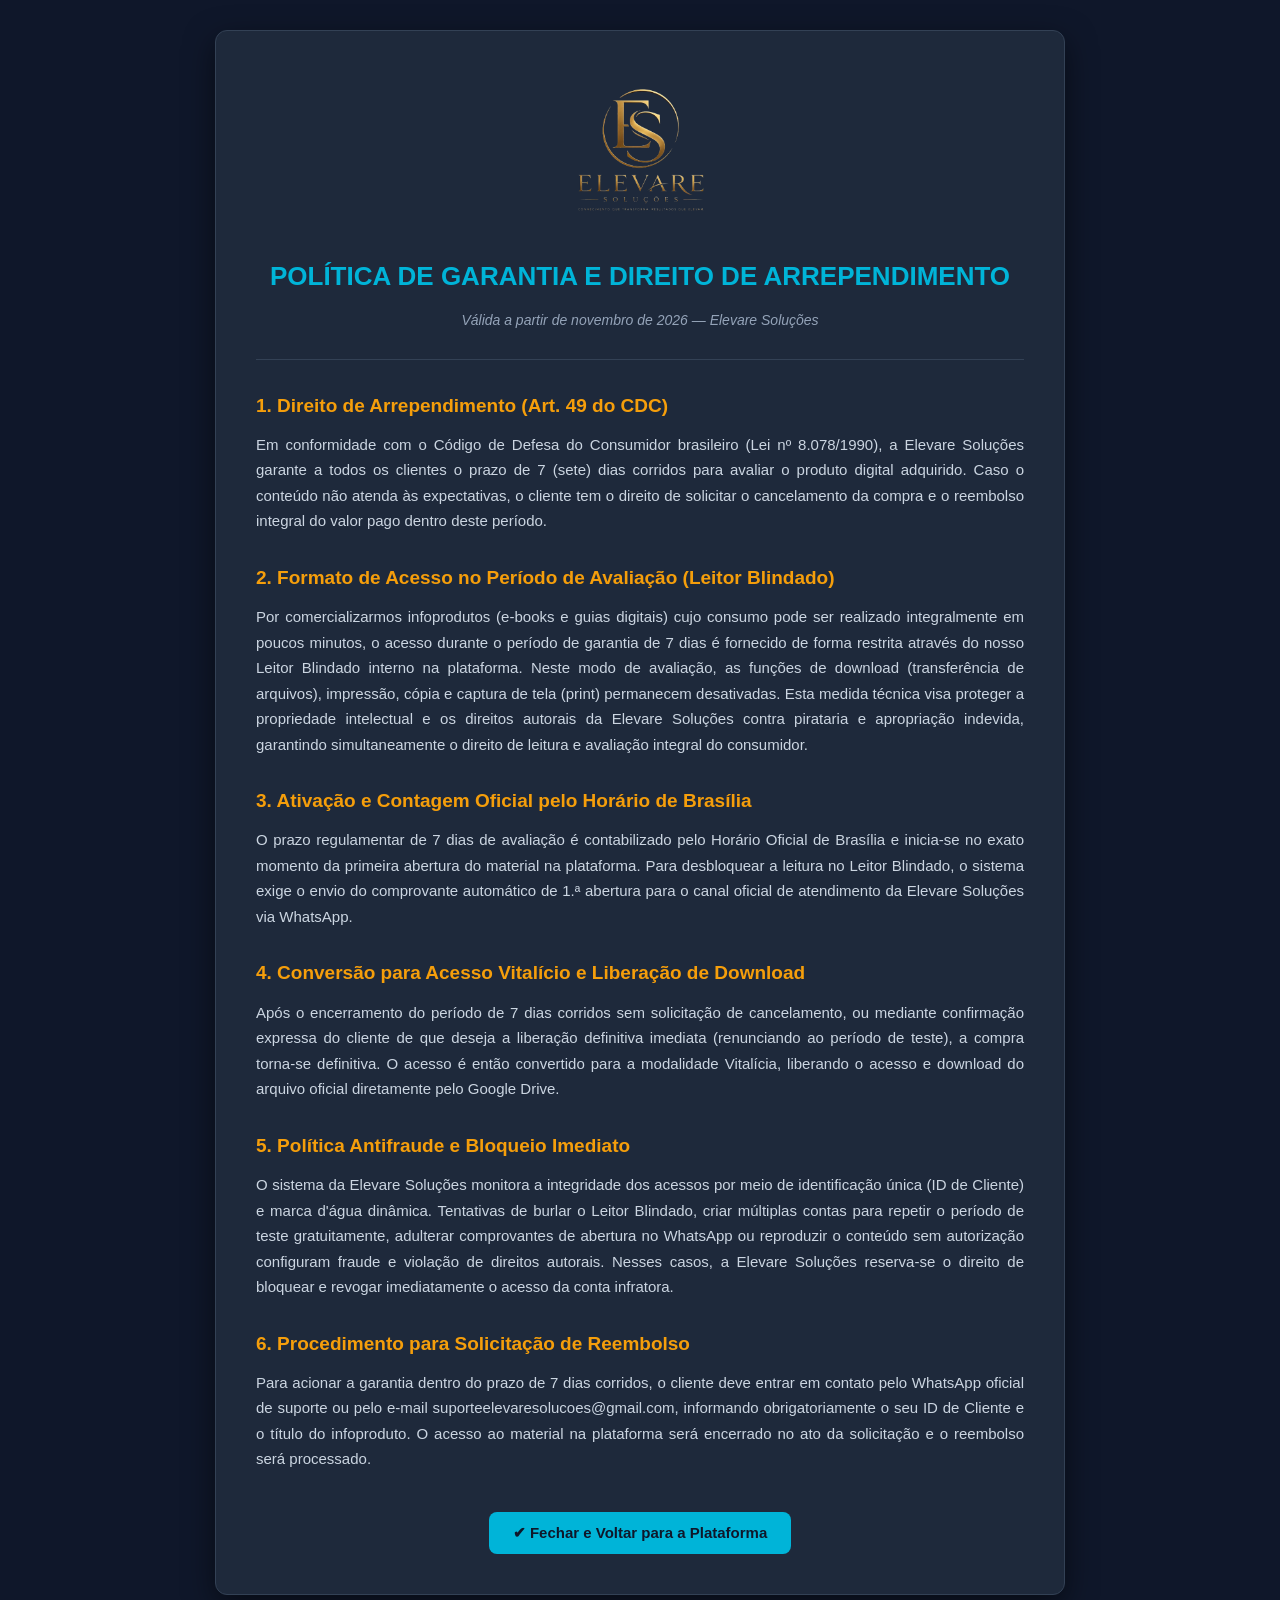
<file: garantia.html>
<!DOCTYPE html>
<html lang="pt-BR">
<head>
    <meta charset="UTF-8">
    <meta name="viewport" content="width=device-width, initial-scale=1.0">
    <title>Termo de Garantia e Direitos — Elevare Soluções</title>
    <link rel="icon" type="image/png" href="favicon.png">
    <style>
        * { box-sizing: border-box; margin: 0; padding: 0; font-family: 'Segoe UI', Tahoma, Geneva, Verdana, sans-serif; }
        body { background-color: #0f172a; color: #e2e8f0; line-height: 1.7; padding: 30px 15px; }
        .doc-container { max-width: 850px; margin: 0 auto; background: #1e293b; padding: 40px; border-radius: 12px; border: 1px solid #334155; box-shadow: 0 10px 30px rgba(0,0,0,0.5); }
        .doc-header { text-align: center; border-bottom: 1px solid #334155; padding-bottom: 25px; margin-bottom: 30px; }
        .doc-header img { max-width: 160px; margin-bottom: 15px; }
        h1 { color: #00b4d8; font-size: 26px; margin-bottom: 8px; }
        .validade { color: #94a3b8; font-size: 14px; font-style: italic; }
        h2 { color: #f59e0b; font-size: 19px; margin-top: 28px; margin-bottom: 10px; }
        p { color: #cbd5e1; font-size: 15px; margin-bottom: 15px; text-align: justify; }
        .btn-voltar { display: inline-block; margin-top: 25px; background: #00b4d8; color: #0f172a; font-weight: bold; padding: 12px 24px; border-radius: 8px; text-decoration: none; cursor: pointer; border: none; font-size: 15px; }
        .btn-voltar:hover { background: #38bdf8; }
    </style>
</head>
<body>
    <div class="doc-container">
        <div class="doc-header">
            <img src="elevare-logo.png" alt="Elevare Soluções">
            <h1>POLÍTICA DE GARANTIA E DIREITO DE ARREPENDIMENTO</h1>
            <span class="validade">Válida a partir de novembro de 2026 — Elevare Soluções</span>
        </div>

        <h2>1. Direito de Arrependimento (Art. 49 do CDC)</h2>
        <p>Em conformidade com o Código de Defesa do Consumidor brasileiro (Lei nº 8.078/1990), a Elevare Soluções garante a todos os clientes o prazo de 7 (sete) dias corridos para avaliar o produto digital adquirido. Caso o conteúdo não atenda às expectativas, o cliente tem o direito de solicitar o cancelamento da compra e o reembolso integral do valor pago dentro deste período.</p>

        <h2>2. Formato de Acesso no Período de Avaliação (Leitor Blindado)</h2>
        <p>Por comercializarmos infoprodutos (e-books e guias digitais) cujo consumo pode ser realizado integralmente em poucos minutos, o acesso durante o período de garantia de 7 dias é fornecido de forma restrita através do nosso Leitor Blindado interno na plataforma. Neste modo de avaliação, as funções de download (transferência de arquivos), impressão, cópia e captura de tela (print) permanecem desativadas. Esta medida técnica visa proteger a propriedade intelectual e os direitos autorais da Elevare Soluções contra pirataria e apropriação indevida, garantindo simultaneamente o direito de leitura e avaliação integral do consumidor.</p>

        <h2>3. Ativação e Contagem Oficial pelo Horário de Brasília</h2>
        <p>O prazo regulamentar de 7 dias de avaliação é contabilizado pelo Horário Oficial de Brasília e inicia-se no exato momento da primeira abertura do material na plataforma. Para desbloquear a leitura no Leitor Blindado, o sistema exige o envio do comprovante automático de 1.ª abertura para o canal oficial de atendimento da Elevare Soluções via WhatsApp.</p>

        <h2>4. Conversão para Acesso Vitalício e Liberação de Download</h2>
        <p>Após o encerramento do período de 7 dias corridos sem solicitação de cancelamento, ou mediante confirmação expressa do cliente de que deseja a liberação definitiva imediata (renunciando ao período de teste), a compra torna-se definitiva. O acesso é então convertido para a modalidade Vitalícia, liberando o acesso e download do arquivo oficial diretamente pelo Google Drive.</p>

        <h2>5. Política Antifraude e Bloqueio Imediato</h2>
        <p>O sistema da Elevare Soluções monitora a integridade dos acessos por meio de identificação única (ID de Cliente) e marca d'água dinâmica. Tentativas de burlar o Leitor Blindado, criar múltiplas contas para repetir o período de teste gratuitamente, adulterar comprovantes de abertura no WhatsApp ou reproduzir o conteúdo sem autorização configuram fraude e violação de direitos autorais. Nesses casos, a Elevare Soluções reserva-se o direito de bloquear e revogar imediatamente o acesso da conta infratora.</p>

        <h2>6. Procedimento para Solicitação de Reembolso</h2>
        <p>Para acionar a garantia dentro do prazo de 7 dias corridos, o cliente deve entrar em contato pelo WhatsApp oficial de suporte ou pelo e-mail suporteelevaresolucoes@gmail.com, informando obrigatoriamente o seu ID de Cliente e o título do infoproduto. O acesso ao material na plataforma será encerrado no ato da solicitação e o reembolso será processado.</p>

        <div style="text-align: center;">
            <button class="btn-voltar" onclick="window.close(); window.location.href='plataforma.html';">✔ Fechar e Voltar para a Plataforma</button>
        </div>
    </div>
</body>
</html>
</file>
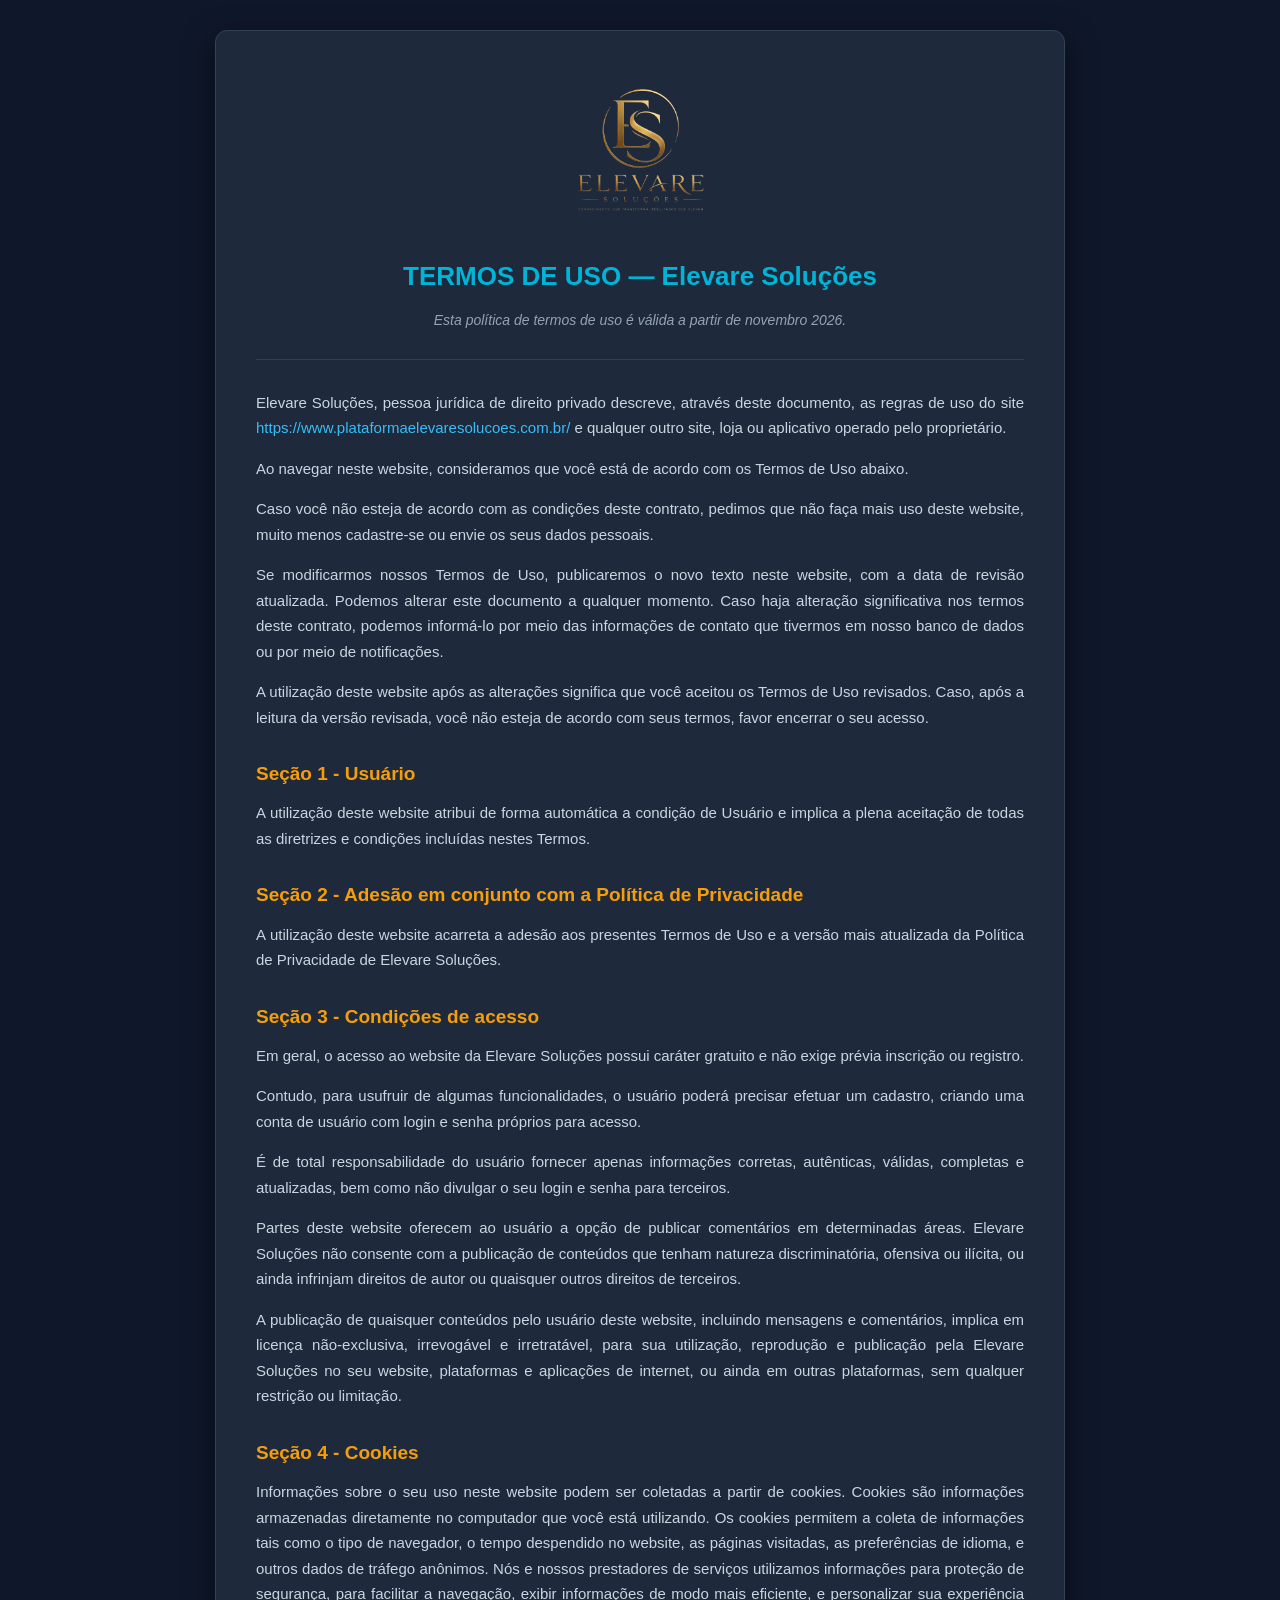
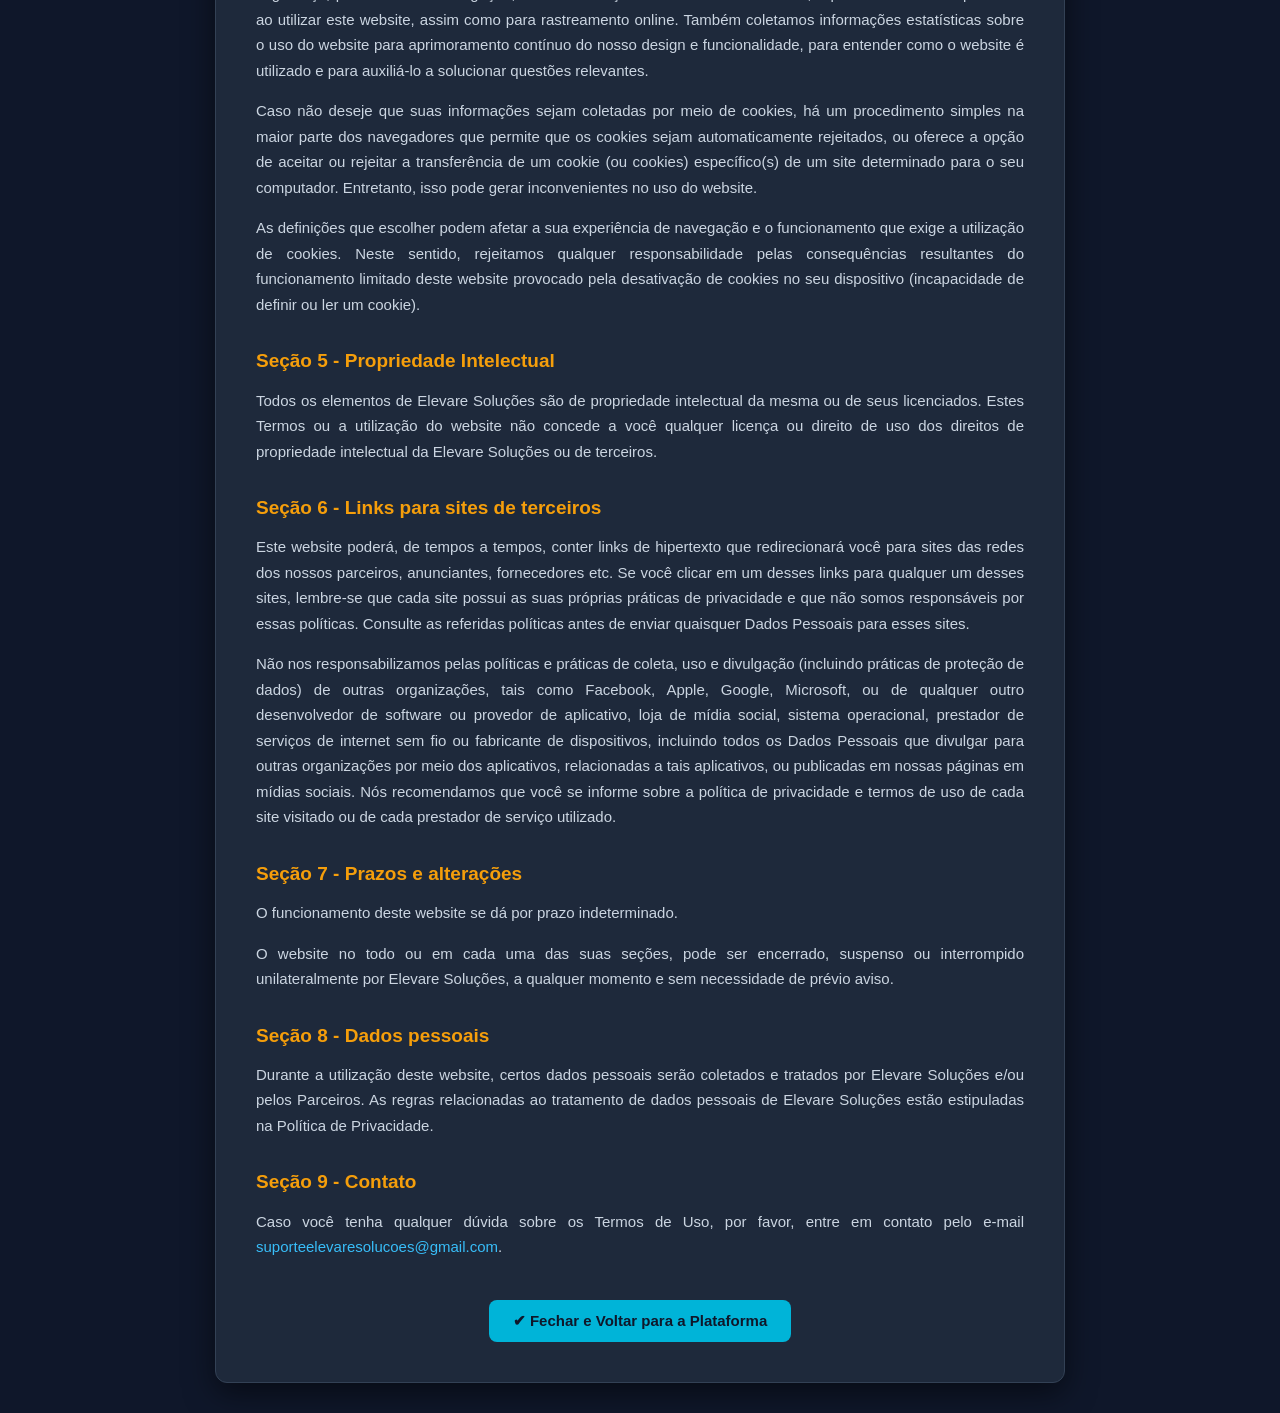
<file: termo-de-uso.html>
<!DOCTYPE html>
<html lang="pt-BR">
<head>
    <meta charset="UTF-8">
    <meta name="viewport" content="width=device-width, initial-scale=1.0">
    <title>Termos de Uso — Elevare Soluções</title>
    <link rel="icon" type="image/png" href="favicon.png">
    <style>
        * { box-sizing: border-box; margin: 0; padding: 0; font-family: 'Segoe UI', Tahoma, Geneva, Verdana, sans-serif; }
        body { background-color: #0f172a; color: #e2e8f0; line-height: 1.7; padding: 30px 15px; }
        .doc-container { max-width: 850px; margin: 0 auto; background: #1e293b; padding: 40px; border-radius: 12px; border: 1px solid #334155; box-shadow: 0 10px 30px rgba(0,0,0,0.5); }
        .doc-header { text-align: center; border-bottom: 1px solid #334155; padding-bottom: 25px; margin-bottom: 30px; }
        .doc-header img { max-width: 160px; margin-bottom: 15px; }
        h1 { color: #00b4d8; font-size: 26px; margin-bottom: 8px; }
        .validade { color: #94a3b8; font-size: 14px; font-style: italic; }
        h2 { color: #f59e0b; font-size: 19px; margin-top: 28px; margin-bottom: 10px; }
        p { color: #cbd5e1; font-size: 15px; margin-bottom: 15px; text-align: justify; }
        a { color: #38bdf8; text-decoration: none; }
        a:hover { text-decoration: underline; }
        .btn-voltar { display: inline-block; margin-top: 25px; background: #00b4d8; color: #0f172a; font-weight: bold; padding: 12px 24px; border-radius: 8px; text-decoration: none; cursor: pointer; border: none; font-size: 15px; }
        .btn-voltar:hover { background: #38bdf8; text-decoration: none; }
    </style>
</head>
<body>
    <div class="doc-container">
        <div class="doc-header">
            <img src="elevare-logo.png" alt="Elevare Soluções">
            <h1>TERMOS DE USO — Elevare Soluções</h1>
            <span class="validade">Esta política de termos de uso é válida a partir de novembro 2026.</span>
        </div>

        <p>Elevare Soluções, pessoa jurídica de direito privado descreve, através deste documento, as regras de uso do site <a href="https://www.plataformaelevaresolucoes.com.br/">https://www.plataformaelevaresolucoes.com.br/</a> e qualquer outro site, loja ou aplicativo operado pelo proprietário.</p>
        <p>Ao navegar neste website, consideramos que você está de acordo com os Termos de Uso abaixo.</p>
        <p>Caso você não esteja de acordo com as condições deste contrato, pedimos que não faça mais uso deste website, muito menos cadastre-se ou envie os seus dados pessoais.</p>
        <p>Se modificarmos nossos Termos de Uso, publicaremos o novo texto neste website, com a data de revisão atualizada. Podemos alterar este documento a qualquer momento. Caso haja alteração significativa nos termos deste contrato, podemos informá-lo por meio das informações de contato que tivermos em nosso banco de dados ou por meio de notificações.</p>
        <p>A utilização deste website após as alterações significa que você aceitou os Termos de Uso revisados. Caso, após a leitura da versão revisada, você não esteja de acordo com seus termos, favor encerrar o seu acesso.</p>

        <h2>Seção 1 - Usuário</h2>
        <p>A utilização deste website atribui de forma automática a condição de Usuário e implica a plena aceitação de todas as diretrizes e condições incluídas nestes Termos.</p>

        <h2>Seção 2 - Adesão em conjunto com a Política de Privacidade</h2>
        <p>A utilização deste website acarreta a adesão aos presentes Termos de Uso e a versão mais atualizada da Política de Privacidade de Elevare Soluções.</p>

        <h2>Seção 3 - Condições de acesso</h2>
        <p>Em geral, o acesso ao website da Elevare Soluções possui caráter gratuito e não exige prévia inscrição ou registro.</p>
        <p>Contudo, para usufruir de algumas funcionalidades, o usuário poderá precisar efetuar um cadastro, criando uma conta de usuário com login e senha próprios para acesso.</p>
        <p>É de total responsabilidade do usuário fornecer apenas informações corretas, autênticas, válidas, completas e atualizadas, bem como não divulgar o seu login e senha para terceiros.</p>
        <p>Partes deste website oferecem ao usuário a opção de publicar comentários em determinadas áreas. Elevare Soluções não consente com a publicação de conteúdos que tenham natureza discriminatória, ofensiva ou ilícita, ou ainda infrinjam direitos de autor ou quaisquer outros direitos de terceiros.</p>
        <p>A publicação de quaisquer conteúdos pelo usuário deste website, incluindo mensagens e comentários, implica em licença não-exclusiva, irrevogável e irretratável, para sua utilização, reprodução e publicação pela Elevare Soluções no seu website, plataformas e aplicações de internet, ou ainda em outras plataformas, sem qualquer restrição ou limitação.</p>

        <h2>Seção 4 - Cookies</h2>
        <p>Informações sobre o seu uso neste website podem ser coletadas a partir de cookies. Cookies são informações armazenadas diretamente no computador que você está utilizando. Os cookies permitem a coleta de informações tais como o tipo de navegador, o tempo despendido no website, as páginas visitadas, as preferências de idioma, e outros dados de tráfego anônimos. Nós e nossos prestadores de serviços utilizamos informações para proteção de segurança, para facilitar a navegação, exibir informações de modo mais eficiente, e personalizar sua experiência ao utilizar este website, assim como para rastreamento online. Também coletamos informações estatísticas sobre o uso do website para aprimoramento contínuo do nosso design e funcionalidade, para entender como o website é utilizado e para auxiliá-lo a solucionar questões relevantes.</p>
        <p>Caso não deseje que suas informações sejam coletadas por meio de cookies, há um procedimento simples na maior parte dos navegadores que permite que os cookies sejam automaticamente rejeitados, ou oferece a opção de aceitar ou rejeitar a transferência de um cookie (ou cookies) específico(s) de um site determinado para o seu computador. Entretanto, isso pode gerar inconvenientes no uso do website.</p>
        <p>As definições que escolher podem afetar a sua experiência de navegação e o funcionamento que exige a utilização de cookies. Neste sentido, rejeitamos qualquer responsabilidade pelas consequências resultantes do funcionamento limitado deste website provocado pela desativação de cookies no seu dispositivo (incapacidade de definir ou ler um cookie).</p>

        <h2>Seção 5 - Propriedade Intelectual</h2>
        <p>Todos os elementos de Elevare Soluções são de propriedade intelectual da mesma ou de seus licenciados. Estes Termos ou a utilização do website não concede a você qualquer licença ou direito de uso dos direitos de propriedade intelectual da Elevare Soluções ou de terceiros.</p>

        <h2>Seção 6 - Links para sites de terceiros</h2>
        <p>Este website poderá, de tempos a tempos, conter links de hipertexto que redirecionará você para sites das redes dos nossos parceiros, anunciantes, fornecedores etc. Se você clicar em um desses links para qualquer um desses sites, lembre-se que cada site possui as suas próprias práticas de privacidade e que não somos responsáveis por essas políticas. Consulte as referidas políticas antes de enviar quaisquer Dados Pessoais para esses sites.</p>
        <p>Não nos responsabilizamos pelas políticas e práticas de coleta, uso e divulgação (incluindo práticas de proteção de dados) de outras organizações, tais como Facebook, Apple, Google, Microsoft, ou de qualquer outro desenvolvedor de software ou provedor de aplicativo, loja de mídia social, sistema operacional, prestador de serviços de internet sem fio ou fabricante de dispositivos, incluindo todos os Dados Pessoais que divulgar para outras organizações por meio dos aplicativos, relacionadas a tais aplicativos, ou publicadas em nossas páginas em mídias sociais. Nós recomendamos que você se informe sobre a política de privacidade e termos de uso de cada site visitado ou de cada prestador de serviço utilizado.</p>

        <h2>Seção 7 - Prazos e alterações</h2>
        <p>O funcionamento deste website se dá por prazo indeterminado.</p>
        <p>O website no todo ou em cada uma das suas seções, pode ser encerrado, suspenso ou interrompido unilateralmente por Elevare Soluções, a qualquer momento e sem necessidade de prévio aviso.</p>

        <h2>Seção 8 - Dados pessoais</h2>
        <p>Durante a utilização deste website, certos dados pessoais serão coletados e tratados por Elevare Soluções e/ou pelos Parceiros. As regras relacionadas ao tratamento de dados pessoais de Elevare Soluções estão estipuladas na Política de Privacidade.</p>

        <h2>Seção 9 - Contato</h2>
        <p>Caso você tenha qualquer dúvida sobre os Termos de Uso, por favor, entre em contato pelo e-mail <a href="mailto:suporteelevaresolucoes@gmail.com">suporteelevaresolucoes@gmail.com</a>.</p>

        <div style="text-align: center;">
            <button class="btn-voltar" onclick="window.close(); window.location.href='plataforma.html';">✔ Fechar e Voltar para a Plataforma</button>
        </div>
    </div>
</body>
</html>
</file>
